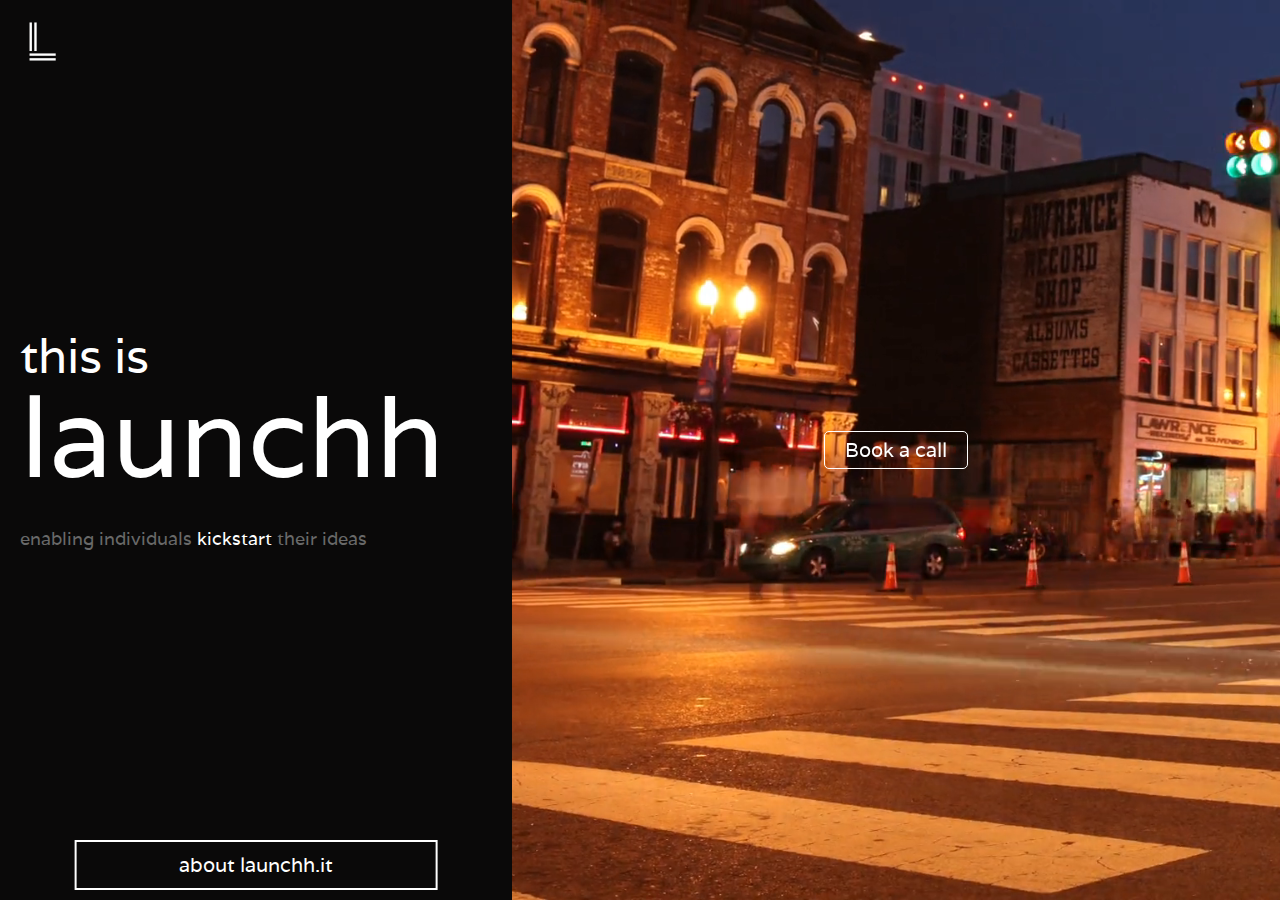
<file: index.html>
<!DOCTYPE html>
<html lang="en">
<head>
  <meta charset="UTF-8">
  <meta http-equiv="X-UA-Compatible" content="IE=edge">
  <link rel="stylesheet" href="styles.css">
  <meta name="viewport" content="width=device-width, initial-scale=1.0">
  <link rel="icon" href="white.svg" type="image/svg+xml">

  <title>Launchh.it</title>
</head>
<body>
  <div class="container">
    <div class="text-40-percent">
      <!-- Add logo here -->
      <img src="white.svg" alt="Launchh.it Logo" class="logo">
      
      <div class="text-40">
        <h1 class="text-1">
          this is
        </h1>
        <!--<h1 class="text-2">
          kickstart
        </h1> -->
        <h1 class="text-3">
          launchh
        </h1>
      </div>

      <div>
        <h3 class="enabling">
          <span class="enabling-black1">enabling individuals</span>
          <span class="enabling-white">kickstart</span>
          <span class="enabling-black1">their ideas</span>
        </h3>
      </div>

      <a href="about.html"  class="learn">about launchh.it</a>
    </div>

    <div class="video-60-percent">
      <video autoplay loop muted>
          <source src="videoplayback1.mp4" type="video/mp4">
          Your browser does not support the video tag.
      </video>
      <a href="https://calendly.com/poseidonx26/15min" target="_blank" class="book">Book a call</a>
    </div>
  </div>
</body>
</html>
</file>
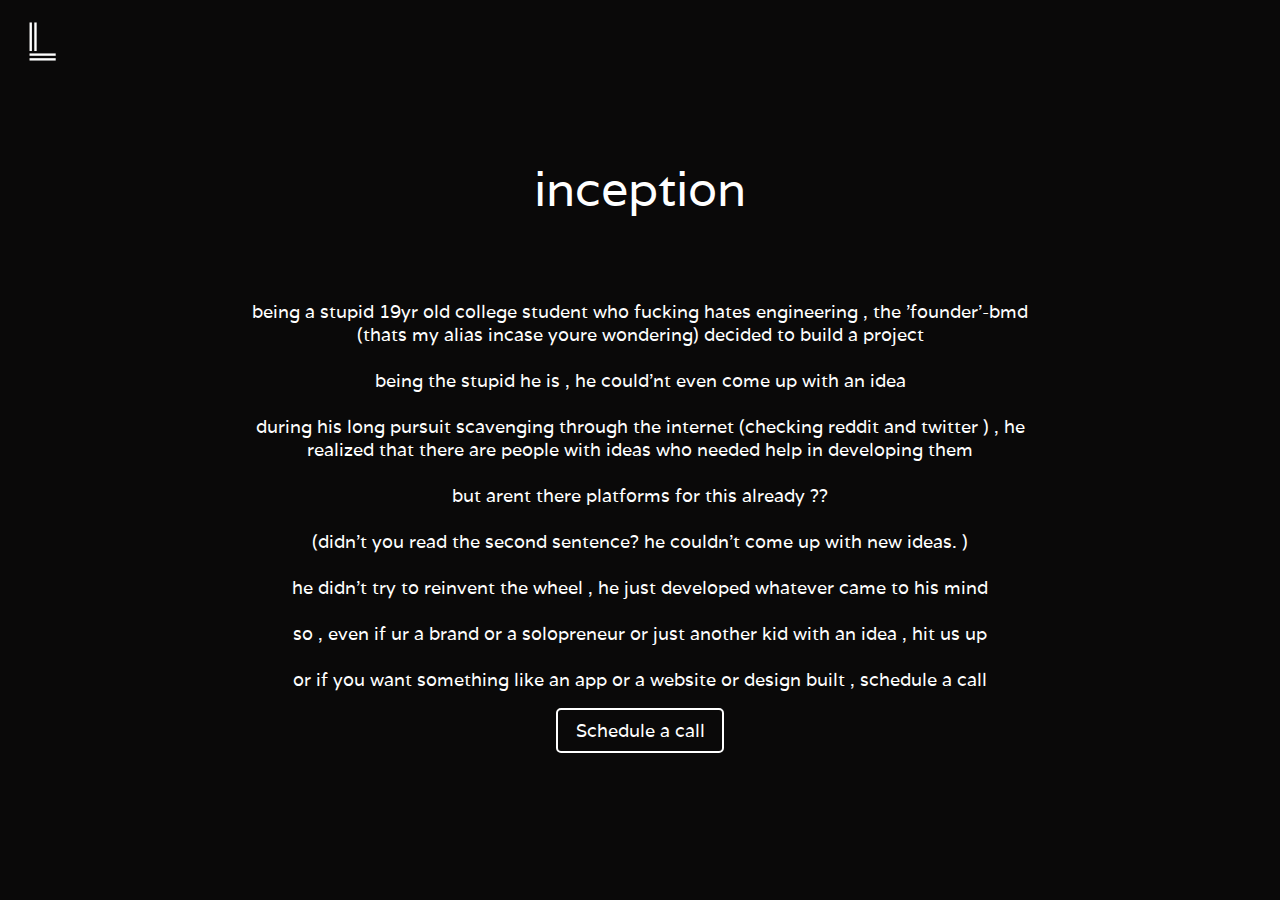
<file: about.html>
<!DOCTYPE html>
<html lang="en">
<head>
  <meta charset="UTF-8">
  <meta http-equiv="X-UA-Compatible" content="IE=edge">
  <link rel="stylesheet" href="stylesabout.css">
  <meta name="viewport" content="width=device-width, initial-scale=1.0">
  <title>About Launchh.it</title>
</head>
<body class="about">
  <div class="container">
    <a href="index.html">
      <img src="white.svg" alt="Launchh.it Logo" class="logoo">
    </a>
    

    <div class="abouttext-content">
      <h1 class="about-text-title">
        <span class="about-title-1">inception</span>
        <!--<span class="about-title-2">START</span>-->
        
      </h1>

      <h2 class="about-text-content">
        being a stupid 19yr old college student who fucking hates engineering , the 'founder'-bmd (thats my alias incase youre wondering) decided to build a project
        <br><br>
        being the stupid he is , he could'nt even come up with an idea
        <br><br>
        during his long pursuit scavenging through the internet (checking reddit and twitter ) , he realized that there are people with ideas who needed help in developing them
        <br><br>
        but arent there platforms for this already ?? 
        <br><br>
        (didn't you read the second sentence? he couldn't come up with new ideas. ) 
        <br><br>
        he didn't try to reinvent the wheel , he just developed whatever came to his mind
        <br><br>
        so , even if ur a brand or a solopreneur or just another kid with an idea , hit us up
        <br><br>
        or if you want something like an app or a website or design built , schedule a call 
      
      <a href="https://calendly.com/poseidonx26/15min" target="_blank" class="schedule">Schedule a call</a>
    </div>
  </div>
</body>
</html>
</file>
<file: styles.css>
@import url('https://fonts.googleapis.com/css2?family=Cedarville+Cursive&family=Hanken+Grotesk:ital,wght@0,900;1,900&display=swap');
@import url('https://fonts.googleapis.com/css2?family=Varela&display=swap');
@import url('https://fonts.googleapis.com/css2?family=Asap+Condensed:ital,wght@0,200;0,300;0,400;0,500;0,600;0,700;0,800;0,900;1,200;1,300;1,400;1,500;1,600;1,700;1,800;1,900&family=Oswald:wght@200..700&display=swap');

body, html {
  margin: 0;
  padding: 0;
  height: 100%;
  width: 100%;
  display: flex;
  flex-wrap: wrap;
  font-family: Arial, sans-serif;
}

.container {
  display: flex;
  width: 100%;
  flex-wrap: wrap;
}

.text-40-percent {
  color: #ffffff;
  width: 40%;
  display: flex;
  flex-direction: column;
  justify-content: center;
  align-items: flex-start;
  background-color: #0a0909;
  text-align: left;
  padding: 20px;
  box-sizing: border-box;
  position: relative;
}

/* Style the logo */
.logo {
  position: absolute;
  top: 20px;
  left: 20px;
  width: 50px; /* Adjust size as needed */
  height: auto;
}

.text-1, .text-2, .text-3 {
  font-family: "Varela", sans-serif;
  font-weight: 400;
  font-style: normal;
  font-size: 300%;
  margin: 0;
  line-height: 1;
  padding: 0;
}

.text-2 {
  font-family: "Cedarville Cursive", cursive;
  font-weight: 900;
  font-size: 500%;
}

.text-3 {
  font-family: "Varela", sans-serif;
  font-weight: 400;
  font-style: normal;
  font-size: 700%;
  margin: 0;
}

.enabling {
  margin-top: 10%;
  font-family: "Varela", sans-serif;
  font-weight: 400;
  font-style: normal;
  font-size: 110%;
}

.enabling-black1 {
  color: #696969;
}

.enabling-white {
  color: #ffffff;
}

.video-60-percent {
  width: 60%;
  position: relative;
}

.video-60-percent video {
  width: 100%;
  height: 100%;
  object-fit: cover;
}

.book {
  position: absolute;
  top: 50%;
  left: 50%;
  transform: translate(-50%, -50%);
  border-radius: 5px;
  font-family: "Varela", sans-serif;
  font-weight: 400;
  font-style: normal;
  color: #ffffff;
  font-size: 20px;
  padding: 5px 20px;
  border: solid #ffffff 1px;
  text-decoration: none;
}

.book:hover {
  text-decoration: none;
}

/* Centered .learn button */
.learn {
  position: absolute;
  bottom: 10px;
  left: 50%;
  transform: translateX(-50%);
  font-family: "Varela", sans-serif;
  font-weight: 400;
  font-size: 20px;
  color: #ffffff;
  padding: 10px 20%; /* Adjust padding as needed */
  border: 2px solid #ffffff;
  text-decoration: none;
  white-space: nowrap; /* Ensure text stays on one line */
}

.learn:hover {
  text-decoration: none;
}


/* Tablet/iPad view */
@media (max-width: 1024px) {
  .text-40-percent, .video-60-percent {
    width: 50%;
  }

  .text-1, .text-2, .text-3 {
    font-size: 200%;
  }

  .text-2 {
    font-size: 300%;
  }

  .text-3 {
    font-size: 400%;
  }

  /* Add padding to the logo */
  .logo {
    top: 30px; /* Adjust top padding as needed */
    left: 30px; /* Adjust left padding as needed */
  }

  /* Adjust .learn position for tablet */
  .learn {
    left: 50%;
    transform: translateX(-50%);
  }
}

/* Mobile view */
@media (max-width: 768px) {
  .container {
    flex-direction: column;
  }

  .text-40-percent, .video-60-percent {
    width: 100%;
    height: 100vh;
  }

  .text-1, .text-2, .text-3 {
    font-size: 150%;
  }

  .text-2 {
    font-size: 200%;
  }

  .text-3 {
    font-size: 300%;
  }

  .video-60-percent video {
    height: 100%;
  }

  .book {
    top: 50%;
  }

  .learn {
    bottom: 20px;
    left: 50%;
    transform: translateX(-50%);
  }

  /* Ensure logo stays in place on mobile and add padding */
  .logo {
    top: 20px; /* Adjust top padding as needed */
    left: 20px; /* Adjust left padding as needed */
    width: 40px; /* Adjust size as needed */
  }
}
</file>
<file: stylesabout.css>
@import url('https://fonts.googleapis.com/css2?family=Cedarville+Cursive&family=Hanken+Grotesk:ital,wght@0,900;1,900&display=swap');
@import url('https://fonts.googleapis.com/css2?family=Varela&display=swap');
@import url('https://fonts.googleapis.com/css2?family=Asap+Condensed:ital,wght@0,200;0,300;0,400;0,500;0,600;0,700;0,800;0,900;1,200;1,300;1,400;1,500;1,600;1,700;1,800;1,900&family=Oswald:wght@200..700&display=swap');

body {
  background-color: #0a0909; /* Dark background color */
  color: white; /* White text color */
  font-family: 'Varela', sans-serif; /* Default font */
  margin: 0;
  display: flex;
  justify-content: center;
  align-items: center;
  height: 100vh; /* Full viewport height */
}

.container {
  text-align: center; /* Center align content */
  max-width: 800px; /* Maximum width of content */
  padding: 20px;
}

.logoo {
  position: absolute;
  top: 20px;
  left: 20px;
  width: 50px; /* Adjust size as needed */
  height: auto;
}

.abouttext-content {
  text-align: center; /* Center align text content */
  position: relative; /* Ensure positioning for absolute elements */
}

.about-text-title {
  font-family: "Varela", sans-serif;
  font-weight: 400;
  font-style: normal;
  margin: 0.5em 0;
  font-size: 300%;
}

.about-text-content {
  margin-top: 10%;
  font-family: "Varela", sans-serif;
  font-weight: 400;
  font-style: normal;
  font-size: 110%;
}

.schedule {
  display: inline-block;
  margin-top: 1em;
  padding: 0.5em 1em;
  background-color: transparent; /* Transparent background */
  color: white; /* White text color */
  text-decoration: none;
  border: 2px solid white; /* White border */
  border-radius: 5px;
  font-family: 'Varela', sans-serif; /* Use Varela font */
  font-size: 1em;
  transition: background-color 0.3s ease, color 0.3s ease;
}

.schedule:hover {
  background-color: white; /* White background on hover */
  color: #0a0909; /* Dark text color on hover */
  text-decoration: none;
}


/* Responsive adjustments */
@media (max-width: 768px) {
  .container {
    padding: 10px; /* Adjust padding for smaller screens */
  }

  .about-text-title {
    font-size: 200%; /* Decrease title font size */
  }

  .about-text-content {
    font-size: 100%; /* Decrease content font size */
  }

  .schedule {
    font-size: 0.8em; /* Decrease button font size */
  }

  
}
</file>
